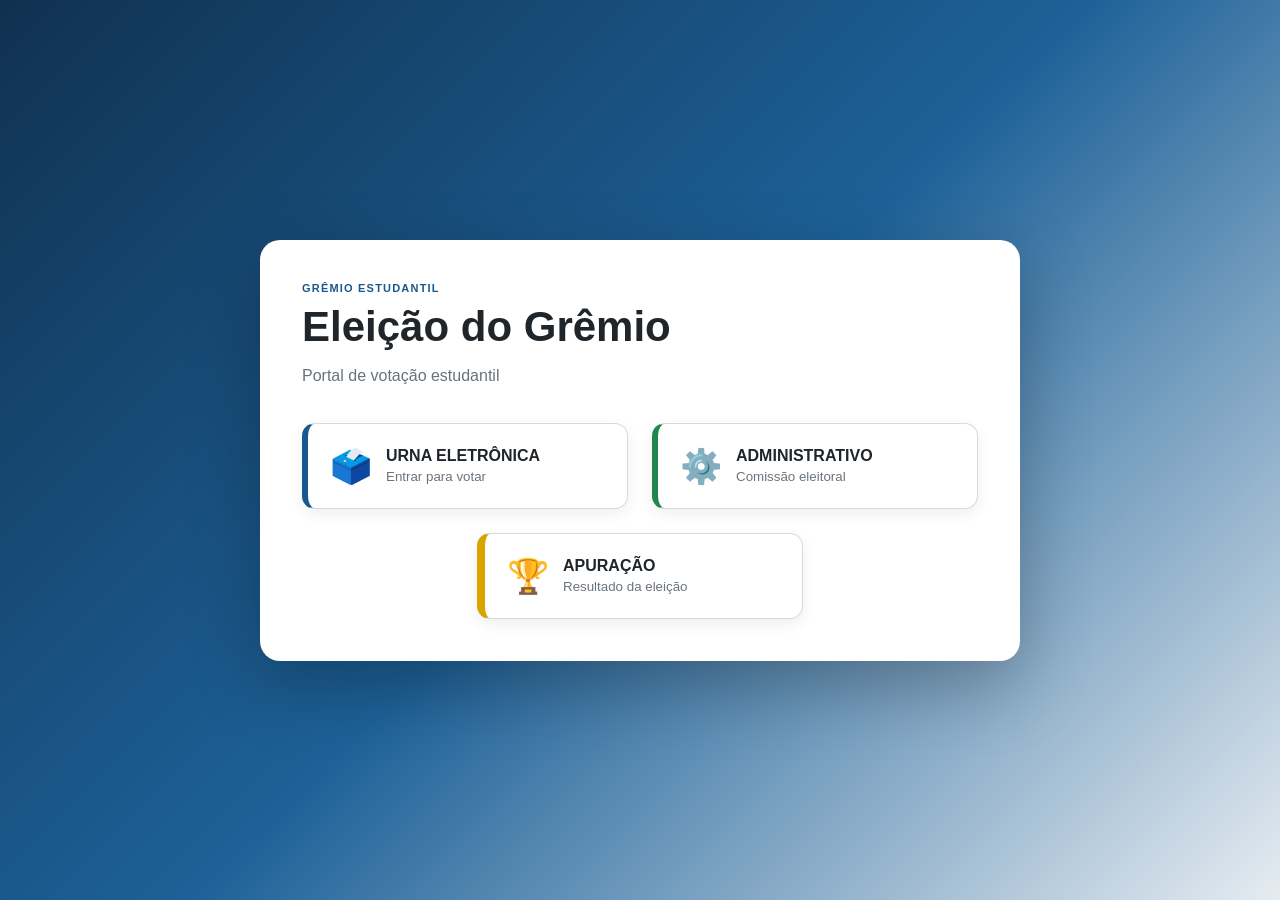
<file: index.html>
<!doctype html>
<html lang="pt-BR">
<head>
<meta charset="utf-8">
<meta name="viewport" content="width=device-width,initial-scale=1">

<title>Eleição do Grêmio Estudantil</title>

<link rel="stylesheet" href="css/style.css">

<style>
/* ================================
   ORGANIZAÇÃO DOS BOTÕES
================================ */

.home-actions {
  display: grid;
  grid-template-columns: 1fr 1fr;
  gap: 24px;
  margin-top: 38px;
}

/* APURAÇÃO ocupa a segunda linha e fica centralizada */
.home-actions .gold {
  grid-column: 1 / -1;
  width: calc(50% - 12px);
  justify-self: center;
}

/* ================================
   MESMO MODELO VISUAL DOS OUTROS
================================ */

.home-btn.gold {
  border-left: 8px solid #d9a400;
}

/* Mantém o mesmo comportamento visual */
.home-btn.gold:hover {
  transform: translateY(-2px);
}

/* ================================
   CELULAR / TABLET
================================ */

@media (max-width: 800px) {
  .home-actions {
    grid-template-columns: 1fr;
  }

  .home-actions .gold {
    grid-column: auto;
    width: 100%;
    justify-self: stretch;
  }
}
</style>

</head>

<body class="home">

<main class="home-card">

  <div class="eyebrow">GRÊMIO ESTUDANTIL</div>

  <h1>Eleição do Grêmio</h1>

  <p>Portal de votação estudantil</p>

  <div class="home-actions">

    <!-- URNA -->
    <a href="urna.html" class="home-btn blue">
      <span class="icon">🗳️</span>

      <span>
        <b>URNA ELETRÔNICA</b>
        <small>Entrar para votar</small>
      </span>
    </a>


    <!-- ADMINISTRATIVO -->
    <a href="admin.html" class="home-btn green">
      <span class="icon">⚙️</span>

      <span>
        <b>ADMINISTRATIVO</b>
        <small>Comissão eleitoral</small>
      </span>
    </a>


    <!-- APURAÇÃO -->
    <a href="apuracao.html" class="home-btn gold">
      <span class="icon">🏆</span>

      <span>
        <b>APURAÇÃO</b>
        <small>Resultado da eleição</small>
      </span>
    </a>

  </div>

</main>

</body>
</html>
</file>
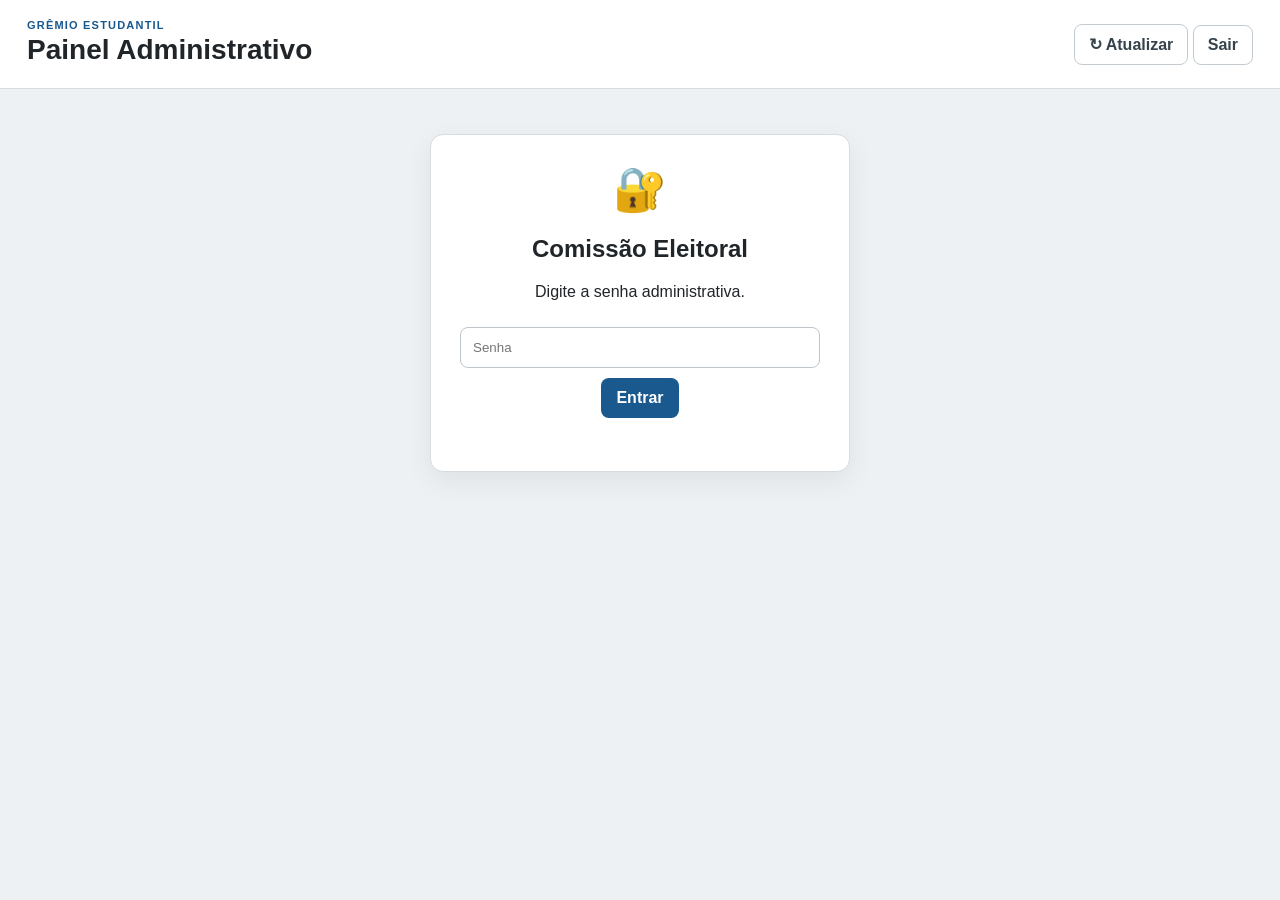
<file: admin.html>
<!doctype html>
<html lang="pt-BR">
<head>
<meta charset="utf-8">
<meta name="viewport" content="width=device-width,initial-scale=1">
<title>Administrativo - Grêmio</title>
<link rel="stylesheet" href="css/style.css">
<style>
  .cargo-tabs{display:flex;gap:8px;flex-wrap:wrap;margin:10px 0 16px}
  .cargo-tabs button{padding:8px 11px;border:1px solid #c7d0d7;background:#fff;border-radius:8px;font-size:11px;font-weight:900;cursor:pointer}
  .cargo-tabs button.active{background:#19598e;color:#fff;border-color:#19598e}
  .cargo-result-title{font-size:18px;font-weight:900;margin-bottom:8px;color:#1f2f3a}
  .result-meta{font-size:11px;color:#6b757d;margin-bottom:10px}
  .candidate-status{font-size:10px;font-weight:900;padding:4px 7px;border-radius:20px;display:inline-block}
  .candidate-status.active{background:#e9f6ed;color:#20854a}
  .candidate-status.inactive{background:#f4eee0;color:#7c6a3f}
  .filter-row{display:flex;align-items:center;gap:10px;margin:0 0 15px}
  .filter-row label{font-size:10px;font-weight:900;color:#6b757d;text-transform:uppercase}
  .filter-row select,.form-grid select{width:100%;padding:10px 11px;border:1px solid #c2c9cf;border-radius:7px;background:#fff}
  .filter-row select{max-width:360px}
  .candidate-actions{white-space:nowrap}
  .candidate-actions .small-btn{margin-right:5px}
  .empty{padding:18px;color:#6d777f;font-size:13px}
  .modal-card{max-height:92vh;overflow:auto}
  .danger-small{border-color:#d5a5a1;color:#a43b35}
  @media(max-width:700px){
    .filter-row{align-items:flex-start;flex-direction:column}
    .filter-row select{max-width:none}
  }
</style>
</head>
<body class="admin">
<header class="admin-head">
  <div>
    <div class="eyebrow">GRÊMIO ESTUDANTIL</div>
    <h1>Painel Administrativo</h1>
  </div>
  <div>
    <button id="refresh" class="secondary">↻ Atualizar</button>
    <button id="sair" class="secondary">Sair</button>
  </div>
</header>

<main class="admin-main">
  <section id="loginBox" class="login">
    <div class="login-icon">🔐</div>
    <h2>Comissão Eleitoral</h2>
    <p>Digite a senha administrativa.</p>
    <input id="senha" type="password" placeholder="Senha" autocomplete="current-password">
    <button id="entrar" class="primary">Entrar</button>
    <div id="loginMsg" class="msg"></div>
  </section>

  <section id="dash" class="hidden">
    <div class="dash-top">
      <div>
        <div class="eyebrow">ACOMPANHAMENTO</div>
        <h2 id="eleicaoTitle">Eleição do Grêmio</h2>
        <p id="eleicaoStatus"></p>
      </div>
      <div>
        <button id="abrir" class="primary">Abrir votação</button>
        <button id="fechar" class="danger">Encerrar votação</button>
      </div>
    </div>

    <div class="stats">
      <div><small>ELEITORES</small><b id="mEleitores">0</b></div>
      <div><small>JÁ VOTARAM</small><b id="mVotaram">0</b></div>
      <div><small>RESTANTES</small><b id="mRestantes">0</b></div>
      <div><small>PARTICIPAÇÃO</small><b id="mPart">0%</b></div>
    </div>

    <div class="two-cols">
      <section class="panel">
        <div class="panel-title">
          <div>
            <div class="eyebrow">APURAÇÃO</div>
            <h3>Resultado parcial por cargo</h3>
          </div>
          <span>ATUALIZAÇÃO AUTOMÁTICA</span>
        </div>

        <div id="cargoTabs" class="cargo-tabs"></div>
        <div id="cargoResultado"></div>
      </section>

      <section class="panel">
        <div class="eyebrow">URNAS</div>
        <h3>Computadores</h3>
        <div id="urnas"></div>
      </section>
    </div>

    <section class="panel">
      <div class="panel-title">
        <div>
          <div class="eyebrow">CANDIDATOS</div>
          <h3>Cadastro por cargo</h3>
        </div>
        <button id="novoCandidato" class="secondary">+ Novo candidato</button>
      </div>

      <div class="filter-row">
        <label for="filtroCargo">Visualizar cargo</label>
        <select id="filtroCargo"></select>
      </div>

      <div class="table-wrap">
        <table>
          <thead>
            <tr>
              <th>Nº</th>
              <th>Cargo</th>
              <th>Nome</th>
              <th>Slogan</th>
              <th>Ativa</th>
              <th></th>
            </tr>
          </thead>
          <tbody id="candidatoTable"></tbody>
        </table>
      </div>
    </section>

    <section class="panel">
      <div class="panel-title">
        <h3>Configuração</h3>
      </div>
      <div class="form-grid">
        <label>Nome da escola<input id="cfgEscola"></label>
        <label>Título da eleição<input id="cfgEleicao"></label>
      </div>
      <button id="salvarConfig" class="primary">Salvar configuração</button>
      <div id="configMsg" class="msg"></div>
    </section>
  </section>
</main>

<div id="modal" class="modal hidden">
  <div class="modal-card">
    <div class="panel-title">
      <h3 id="modalTitle">Novo candidato</h3>
      <button id="closeModal" class="x">×</button>
    </div>

    <div class="form-grid">
      <label class="full">Cargo
        <select id="cCargo"></select>
      </label>
      <label>Número
        <input id="cNum" inputmode="numeric" maxlength="3">
      </label>
      <label>Nome do candidato
        <input id="cNome">
      </label>
      <label class="full">Slogan
        <input id="cSlogan">
      </label>
      <label class="full">URL da foto
        <input id="cFoto" placeholder="https://...">
      </label>
      <label class="full check">
        <input id="cAtiva" type="checkbox" checked>
        Candidato ativo para votação
      </label>
    </div>

    <div id="cMsg" class="msg"></div>

    <div class="modal-actions">
      <button id="cancel" class="secondary">Cancelar</button>
      <button id="salvar" class="primary">Salvar candidato</button>
    </div>
  </div>
</div>

<script src="js/config.js"></script>
<script src="js/api.js"></script>
<script src="js/admin.js"></script>
</body>
</html>
</file>
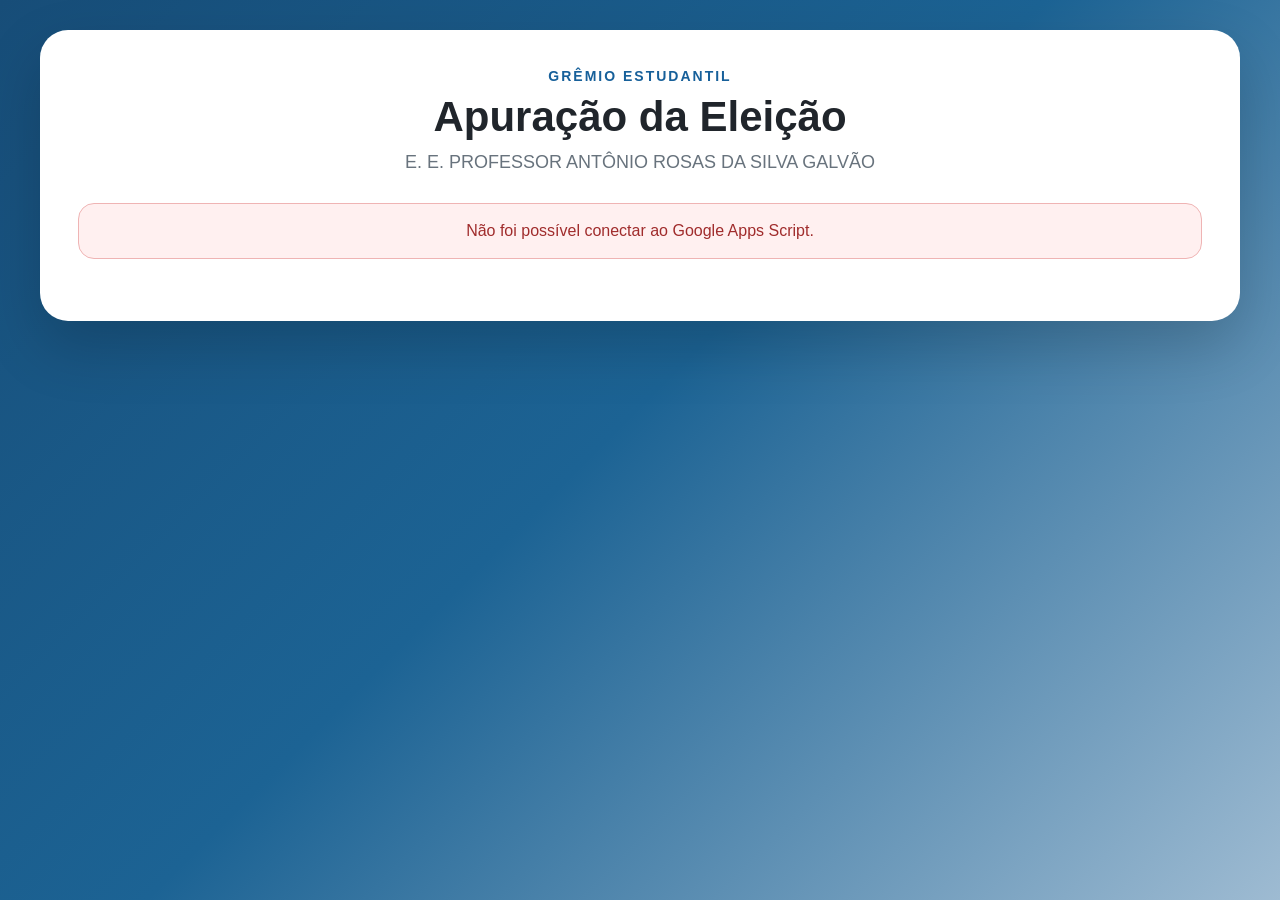
<file: apuracao.html>
<!doctype html>
<html lang="pt-BR">

<head>

  <meta charset="utf-8">

  <meta
    name="viewport"
    content="width=device-width,initial-scale=1"
  >

  <title>Apuração - Eleição do Grêmio</title>

  <link
    rel="stylesheet"
    href="css/style.css"
  >

  <style>

    /* =====================================================
       PÁGINA
    ===================================================== */

    body.apuracao-page {

      margin: 0;

      min-height: 100vh;

      background:
        linear-gradient(
          135deg,
          #174d78 0%,
          #1c6394 48%,
          #9ebbd2 100%
        );

      font-family:
        Arial,
        Helvetica,
        sans-serif;

      color: #20252b;

      padding: 30px 20px;

      box-sizing: border-box;

    }


    .apuracao-container {

      width:
        min(
          1200px,
          100%
        );

      margin: 0 auto;

      background: #ffffff;

      border-radius: 28px;

      padding: 38px;

      box-sizing: border-box;

      box-shadow:
        0 25px 60px
        rgba(
          0,
          0,
          0,
          .18
        );

    }


    /* =====================================================
       CABEÇALHO
    ===================================================== */

    .apuracao-header {

      text-align: center;

      margin-bottom: 30px;

    }


    .apuracao-header .eyebrow {

      font-size: 14px;

      font-weight: 800;

      letter-spacing: 2px;

      color: #17609a;

      margin-bottom: 10px;

    }


    .apuracao-header h1 {

      margin: 0;

      font-size: 42px;

      line-height: 1.1;

    }


    .apuracao-header p {

      margin: 12px 0 0;

      font-size: 18px;

      color: #68737d;

    }


    /* =====================================================
       STATUS
    ===================================================== */

    .status-box {

      text-align: center;

      background: #f4f7fa;

      border-radius: 20px;

      padding: 34px 25px;

      margin-bottom: 25px;

    }


    .status-box h2 {

      margin:
        0 0 10px;

      font-size: 27px;

    }


    .status-box p {

      margin: 0;

      color: #68737d;

      font-size: 17px;

      line-height: 1.5;

    }


    #aguardando {

      display: block;

    }


    #aberta {

      display: none;

    }


    .status-indicator {

      width: 16px;

      height: 16px;

      border-radius: 50%;

      background: #d9a400;

      display: inline-block;

      margin-right: 8px;

      vertical-align: middle;

    }


    /* =====================================================
       BOTÃO INICIAR
    ===================================================== */

    #iniciarArea {

      display: none;

      text-align: center;

      padding:
        10px 20px 35px;

    }


    .botao-iniciar {

      border: 0;

      border-radius: 15px;

      background: #17609a;

      color: #fff;

      font-size: 18px;

      font-weight: 800;

      padding:
        17px 30px;

      cursor: pointer;

      box-shadow:
        0 8px 20px
        rgba(
          23,
          96,
          154,
          .24
        );

    }


    .botao-iniciar:hover {

      filter: brightness(.96);

      transform:
        translateY(-1px);

    }


    .botao-iniciar:active {

      transform:
        translateY(0);

    }


    .iniciar-legenda {

      margin-top: 10px;

      color: #68737d;

      font-size: 14px;

    }


    /* =====================================================
       CONTAGEM
    ===================================================== */

    #countdown {

      display: none;

      text-align: center;

      padding:
        20px 20px 35px;

    }


    .countdown-number {

      font-size: 110px;

      font-weight: 900;

      line-height: 1;

      color: #d9a400;

    }


    .countdown-text {

      margin-top: 18px;

      font-size: 21px;

      font-weight: 800;

      letter-spacing: .5px;

    }


    .countdown-sub {

      margin-top: 8px;

      color: #707b84;

      font-size: 15px;

    }


    /* =====================================================
       ERRO
    ===================================================== */

    #erro {

      display: none;

      background: #fff0f0;

      color: #a02c2c;

      border:
        1px solid #efb4b4;

      border-radius: 16px;

      padding: 18px;

      text-align: center;

      margin-bottom: 24px;

    }


    /* =====================================================
       RESULTADO
    ===================================================== */

    #resultadoArea {

      display: none;

    }


    .resultado-titulo {

      text-align: center;

      margin:
        0 0 25px;

    }


    .resultado-titulo .eyebrow {

      font-size: 13px;

      font-weight: 800;

      letter-spacing: 1.8px;

      color: #17609a;

      margin-bottom: 7px;

    }


    .resultado-titulo h2 {

      margin: 0;

      font-size: 34px;

    }


    /* =====================================================
       RESULTADO GERAL
    ===================================================== */

    .resultado-geral {

      display: grid;

      grid-template-columns:
        repeat(
          4,
          1fr
        );

      gap: 16px;

      margin-bottom: 32px;

    }


    .metric {

      background: #f5f7f9;

      border-radius: 17px;

      padding:
        19px 14px;

      text-align: center;

    }


    .metric b {

      display: block;

      font-size: 31px;

      line-height: 1;

      margin-bottom: 7px;

    }


    .metric span {

      color: #697580;

      font-size: 13px;

      font-weight: 700;

    }


    /* =====================================================
       CARGOS
    ===================================================== */

    .cargos-tabs {

      display: flex;

      gap: 8px;

      flex-wrap: wrap;

      margin-bottom: 20px;

    }


    .cargo-tab {

      border:
        1px solid #ccd4dc;

      background: #ffffff;

      color: #44515c;

      border-radius: 10px;

      padding:
        11px 14px;

      font-size: 12px;

      font-weight: 800;

      cursor: pointer;

      transition:
        .15s ease;

    }


    .cargo-tab:hover {

      background: #f3f6f8;

    }


    .cargo-tab.active {

      background: #17609a;

      color: #ffffff;

      border-color: #17609a;

    }


    .cargo-painel {

      display: none;

      border:
        1px solid #d9e0e6;

      border-radius: 22px;

      overflow: hidden;

      background: #ffffff;

    }


    .cargo-painel.active {

      display: block;

    }


    .cargo-header {

      padding: 25px;

      background:
        linear-gradient(
          135deg,
          #eef5fa,
          #f9fbfd
        );

      border-bottom:
        1px solid #dfe5ea;

    }


    .cargo-header .eyebrow {

      color: #17609a;

      font-size: 12px;

      font-weight: 900;

      letter-spacing: 1.5px;

      margin-bottom: 5px;

    }


    .cargo-header h3 {

      margin: 0;

      font-size: 25px;

      color: #1f2e3a;

    }


    .cargo-header p {

      margin:
        8px 0 0;

      color: #68737d;

      font-size: 14px;

    }


    /* =====================================================
       VENCEDOR / MAIS VOTADO
    ===================================================== */

    .mais-votado {

      margin:
        20px 25px 0;

      border-radius: 18px;

      padding: 20px;

      background:
        linear-gradient(
          135deg,
          #fff7d6,
          #fffdf2
        );

      border:
        2px solid #e1bc36;

      text-align: center;

    }


    .mais-votado .label {

      font-size: 12px;

      font-weight: 900;

      color: #8a6700;

      letter-spacing: 1.5px;

    }


    .mais-votado h4 {

      margin:
        7px 0 5px;

      font-size: 29px;

      color: #2d2d26;

    }


    .mais-votado p {

      margin: 0;

      font-size: 16px;

      color: #6a5c30;

    }


    .empate {

      background:
        #f5f7f9;

      border:
        1px solid #d9e0e6;

    }


    .empate .label {

      color: #5c6973;

    }


    /* =====================================================
       CARDS DOS CANDIDATOS
    ===================================================== */

    .candidatos-grid {

      display: grid;

      grid-template-columns:
        repeat(
          auto-fit,
          minmax(
            280px,
            1fr
          )
        );

      gap: 18px;

      padding: 25px;

    }


    .candidato-card {

      border:
        1px solid #d7dee5;

      border-radius: 18px;

      overflow: hidden;

      background: #fff;

    }


    .candidato-card.inativo {

      opacity: .7;

    }


    .candidato-topo {

      display: flex;

      align-items: center;

      gap: 15px;

      padding: 18px;

    }


    .candidato-foto {

      width: 76px;

      height: 76px;

      border-radius: 15px;

      overflow: hidden;

      background: #edf1f5;

      flex-shrink: 0;

    }


    .candidato-foto img {

      width: 100%;

      height: 100%;

      object-fit: cover;

      display: block;

    }


    .sem-foto {

      width: 100%;

      height: 100%;

      display: flex;

      align-items: center;

      justify-content: center;

      font-size: 26px;

    }


    .candidato-numero {

      font-size: 29px;

      font-weight: 900;

      line-height: 1;

      color: #17609a;

    }


    .candidato-nome {

      margin-top: 6px;

      font-size: 18px;

      font-weight: 900;

      line-height: 1.2;

    }


    .candidato-slogan {

      padding:
        0 18px 16px;

      min-height: 42px;

      font-size: 14px;

      color: #697580;

      font-style: italic;

      line-height: 1.4;

    }


    .candidato-votos {

      border-top:
        1px solid #e4e8ec;

      padding:
        15px 18px;

      display: flex;

      justify-content: space-between;

      align-items: center;

    }


    .candidato-votos span {

      color: #697580;

      font-size: 12px;

      font-weight: 800;

    }


    .candidato-votos strong {

      font-size: 28px;

    }


    .candidato-percentual {

      margin-top: 8px;

      padding:
        0 18px 18px;

    }


    .barra {

      height: 8px;

      background: #e7edf2;

      border-radius: 10px;

      overflow: hidden;

    }


    .barra i {

      display: block;

      height: 100%;

      background: #17609a;

      border-radius: 10px;

      transition:
        width .4s ease;

    }


    .percentual {

      margin-top: 6px;

      text-align: right;

      font-size: 12px;

      color: #68737d;

      font-weight: 700;

    }


    /* =====================================================
       BRANCO / NULO
    ===================================================== */

    .cargo-extras {

      display: grid;

      grid-template-columns:
        1fr 1fr;

      gap: 14px;

      padding:
        0 25px 25px;

    }


    .extra-card {

      padding: 18px;

      border-radius: 16px;

      background: #f5f7f9;

      text-align: center;

    }


    .extra-card strong {

      font-size: 27px;

      display: block;

      margin-bottom: 5px;

    }


    .extra-card span {

      color: #6b7680;

      font-size: 13px;

      font-weight: 700;

    }


    /* =====================================================
       BOTÃO VOLTAR
    ===================================================== */

    .acoes {

      text-align: center;

      margin-top: 30px;

    }


    .botao-voltar {

      display: inline-block;

      padding:
        13px 22px;

      border-radius: 12px;

      background: #17609a;

      color: #ffffff;

      text-decoration: none;

      font-weight: 800;

    }


    .botao-voltar:hover {

      filter: brightness(.95);

    }


    /* =====================================================
       RESPONSIVO
    ===================================================== */

    @media(
      max-width: 900px
    ) {

      .resultado-geral {

        grid-template-columns:
          1fr 1fr;

      }

    }


    @media(
      max-width: 700px
    ) {

      body.apuracao-page {

        padding: 15px;

      }


      .apuracao-container {

        padding: 24px;

        border-radius: 22px;

      }


      .apuracao-header h1 {

        font-size: 33px;

      }


      .cargo-tab {

        width: 100%;

        text-align: left;

      }

    }


    @media(
      max-width: 520px
    ) {

      .apuracao-container {

        padding: 18px;

        border-radius: 18px;

      }


      .apuracao-header h1 {

        font-size: 28px;

      }


      .apuracao-header p {

        font-size: 15px;

      }


      .resultado-geral {

        grid-template-columns:
          1fr 1fr;

        gap: 10px;

      }


      .metric {

        padding:
          16px 8px;

      }


      .metric b {

        font-size: 25px;

      }


      .countdown-number {

        font-size: 78px;

      }


      .countdown-text {

        font-size: 17px;

      }


      .cargo-header h3 {

        font-size: 21px;

      }


      .candidatos-grid {

        grid-template-columns:
          1fr;

        padding: 18px;

      }


      .cargo-extras {

        grid-template-columns:
          1fr;

        padding:
          0 18px 18px;

      }

    }

  </style>

</head>


<body class="apuracao-page">


  <!-- =====================================================
       ÁUDIOS
  ====================================================== -->

  <audio
    id="somContagem"
    src="audio/apuracao_toque.wav"
    preload="auto"
  ></audio>


  <audio
    id="somFogos"
    src="audio/apuracao_fogos_usuario.mp3"
    preload="auto"
  ></audio>


  <main class="apuracao-container">


    <!-- ===================================================
         CABEÇALHO
    ==================================================== -->

    <header class="apuracao-header">

      <div class="eyebrow">
        GRÊMIO ESTUDANTIL
      </div>

      <h1>
        Apuração da Eleição
      </h1>

      <p id="escola">
        E. E. PROFESSOR ANTÔNIO ROSAS DA SILVA GALVÃO
      </p>

    </header>


    <!-- ===================================================
         VERIFICANDO
    ==================================================== -->

    <section
      id="aguardando"
      class="status-box"
    >

      <h2>
        Verificando situação da eleição...
      </h2>

      <p>
        Aguarde enquanto consultamos o sistema.
      </p>

    </section>


    <!-- ===================================================
         ELEIÇÃO ABERTA
    ==================================================== -->

    <section
      id="aberta"
      class="status-box"
    >

      <h2>

        <span class="status-indicator"></span>

        VOTAÇÃO AINDA ABERTA

      </h2>

      <p>
        A apuração pública será disponibilizada
        após o encerramento oficial da votação.
      </p>

    </section>


    <!-- ===================================================
         INICIAR APURAÇÃO
    ==================================================== -->

    <section id="iniciarArea">

      <button
        type="button"
        id="iniciarApuracao"
        class="botao-iniciar"
      >

        🔊 INICIAR APURAÇÃO

      </button>


      <div class="iniciar-legenda">

        Clique para iniciar a contagem regressiva
        e os efeitos sonoros.

      </div>

    </section>


    <!-- ===================================================
         CONTAGEM
    ==================================================== -->

    <section id="countdown">

      <div
        class="countdown-number"
        id="countdownNumber"
      >
        10
      </div>


      <div class="countdown-text">

        PREPARANDO O RESULTADO OFICIAL

      </div>


      <div class="countdown-sub">

        Aguarde a divulgação dos resultados.

      </div>

    </section>


    <!-- ===================================================
         ERRO
    ==================================================== -->

    <div id="erro"></div>


    <!-- ===================================================
         RESULTADO
    ==================================================== -->

    <section id="resultadoArea">


      <div class="resultado-titulo">

        <div class="eyebrow">
          ENCERRAMENTO DA ELEIÇÃO
        </div>

        <h2>
          Resultado Oficial
        </h2>

      </div>


      <!-- =================================================
           MÉTRICAS
      ================================================== -->

      <div class="resultado-geral">


        <div class="metric">

          <b id="totalVotos">
            0
          </b>

          <span>
            VOTOS REGISTRADOS
          </span>

        </div>


        <div class="metric">

          <b id="votosValidos">
            0
          </b>

          <span>
            VOTOS VÁLIDOS
          </span>

        </div>


        <div class="metric">

          <b id="eleitores">
            0
          </b>

          <span>
            ELEITORES
          </span>

        </div>


        <div class="metric">

          <b id="votaram">
            0
          </b>

          <span>
            VOTARAM
          </span>

        </div>

      </div>


      <!-- =================================================
           CARGOS
      ================================================== -->

      <div
        id="cargosTabs"
        class="cargos-tabs"
      ></div>


      <div
        id="cargosContainer"
      ></div>


      <!-- =================================================
           VOLTAR
      ================================================== -->

      <div class="acoes">

        <a
          href="index.html"
          class="botao-voltar"
        >

          VOLTAR AO INÍCIO

        </a>

      </div>


    </section>


  </main>


  <!-- =====================================================
       API
  ====================================================== -->

  <script src="js/config.js"></script>

  <script src="js/api.js"></script>


  <script>

  (() => {


    // ====================================================
    // ELEMENTOS
    // ====================================================

    const $ =
      id =>
        document.getElementById(id);


    let contagemIniciada =
      false;


    let resultadoExibido =
      false;


    let dadosResultado =
      null;


    let cargoAtual =
      0;


    const somContagem =
      $("somContagem");


    const somFogos =
      $("somFogos");


    // ====================================================
    // MOSTRAR / ESCONDER
    // ====================================================

    function mostrar(id) {

      const elemento =
        $(id);


      if (elemento) {

        elemento.style.display =
          "block";

      }

    }


    function esconder(id) {

      const elemento =
        $(id);


      if (elemento) {

        elemento.style.display =
          "none";

      }

    }


    // ====================================================
    // ERRO
    // ====================================================

    function mostrarErro(
      mensagem
    ) {

      esconder(
        "aguardando"
      );

      esconder(
        "aberta"
      );

      esconder(
        "iniciarArea"
      );

      esconder(
        "countdown"
      );


      const box =
        $("erro");


      box.textContent =
        mensagem ||
        "Não foi possível carregar a apuração.";


      box.style.display =
        "block";

    }


    // ====================================================
    // ESCAPAR HTML
    // ====================================================

    function escapeHtml(
      valor
    ) {

      return String(
        valor ?? ""
      )
        .replace(
          /[&<>"']/g,
          char => ({

            "&":
              "&amp;",

            "<":
              "&lt;",

            ">":
              "&gt;",

            '"':
              "&quot;",

            "'":
              "&#039;"

          }[char])
        );

    }


    // ====================================================
    // ESCAPAR ATRIBUTO
    // ====================================================

    function escapeAttr(
      valor
    ) {

      return escapeHtml(
        valor
      );

    }


    // ====================================================
    // NORMALIZAR
    // ====================================================

    function normalize(
      valor
    ) {

      return String(
        valor ?? ""
      )
        .trim()
        .toLowerCase()
        .normalize("NFD")
        .replace(
          /[\u0300-\u036f]/g,
          ""
        );

    }


    // ====================================================
    // TOQUE DA CONTAGEM
    // ====================================================

    function tocarToque() {

      try {

        somContagem.currentTime =
          0;


        const reproducao =
          somContagem.play();


        if (
          reproducao
        ) {

          reproducao.catch(
            () => {}
          );

        }

      }

      catch (
        error
      ) {

        console.log(
          "Erro no toque:",
          error
        );

      }

    }


    // ====================================================
    // FOGOS
    // ====================================================

    function tocarFogos() {

      try {

        somFogos.currentTime =
          0;


        const reproducao =
          somFogos.play();


        if (
          reproducao
        ) {

          reproducao.catch(
            () => {}
          );

        }

      }

      catch (
        error
      ) {

        console.log(
          "Erro nos fogos:",
          error
        );

      }

    }


    // ====================================================
    // STATUS
    // ====================================================

    async function verificarStatus() {

      if (
        resultadoExibido ||
        contagemIniciada
      ) {

        return;

      }


      try {

        const dados =
          await GremioAPI.call({

            action:
              "statusPublic"

          });


        esconder(
          "aguardando"
        );


        if (
          dados.election &&
          dados.election.aberta
        ) {

          esconder(
            "iniciarArea"
          );

          esconder(
            "countdown"
          );

          esconder(
            "resultadoArea"
          );


          mostrar(
            "aberta"
          );


          return;

        }


        esconder(
          "aberta"
        );


        mostrar(
          "iniciarArea"
        );

      }

      catch (
        error
      ) {

        mostrarErro(
          error.message
        );

      }

    }


    // ====================================================
    // INICIAR CONTAGEM
    // ====================================================

    function iniciarContagem() {

      if (
        contagemIniciada ||
        resultadoExibido
      ) {

        return;

      }


      contagemIniciada =
        true;


      esconder(
        "aguardando"
      );


      esconder(
        "aberta"
      );


      esconder(
        "iniciarArea"
      );


      mostrar(
        "countdown"
      );


      let numero =
        10;


      $("countdownNumber")
        .textContent =
          numero;


      tocarToque();


      const intervalo =
        setInterval(
          async () => {

            numero--;


            $("countdownNumber")
              .textContent =
                numero;


            tocarToque();


            if (
              numero <= 0
            ) {

              clearInterval(
                intervalo
              );


              /*
               * O resultado só aparece depois
               * do fim da contagem.
               */

              setTimeout(
                async () => {

                  await carregarResultado();

                },
                500
              );

            }

          },
          1000
        );

    }


    // ====================================================
    // CARREGAR RESULTADO
    // ====================================================

    async function carregarResultado() {

      try {

        const dados =
          await GremioAPI.call({

            action:
              "apuracaoPublica"

          });


        if (
          !dados ||
          dados.ok !== true
        ) {

          throw new Error(

            dados &&
            dados.message

              ? dados.message

              : "Não foi possível carregar a apuração."

          );

        }


        dadosResultado =
          dados;


        /*
         * Os fogos começam somente quando
         * os dados foram recebidos.
         */

        tocarFogos();


        preencherResultado(
          dados
        );

      }

      catch (
        error
      ) {

        contagemIniciada =
          false;


        mostrarErro(
          error.message
        );

      }

    }


    // ====================================================
    // PREENCHER RESULTADO
    // ====================================================

    function preencherResultado(
      dados
    ) {

      resultadoExibido =
        true;


      esconder(
        "countdown"
      );


      esconder(
        "iniciarArea"
      );


      esconder(
        "aberta"
      );


      mostrar(
        "resultadoArea"
      );


      const config =
        dados.config ||
        {};


      const metrics =
        dados.metrics ||
        {};


      const apuracao =
        dados.apuracao ||
        {};


      if (
        config.escola
      ) {

        $("escola")
          .textContent =
            config.escola;

      }


      $("totalVotos")
        .textContent =
          Number(
            apuracao.total ||
            0
          ).toLocaleString(
            "pt-BR"
          );


      $("votosValidos")
        .textContent =
          Number(
            apuracao.validos ||
            0
          ).toLocaleString(
            "pt-BR"
          );


      $("eleitores")
        .textContent =
          Number(
            metrics.eleitores ||
            0
          ).toLocaleString(
            "pt-BR"
          );


      $("votaram")
        .textContent =
          Number(
            metrics.votaram ||
            0
          ).toLocaleString(
            "pt-BR"
          );


      const cargos =
        Array.isArray(
          apuracao.cargos
        )
          ? apuracao.cargos
          : [];


      montarAbas(
        cargos
      );


      montarCargos(
        cargos
      );


      abrirCargo(
        0
      );

    }


    // ====================================================
    // ABAS DOS CARGOS
    // ====================================================

    function montarAbas(
      cargos
    ) {

      const tabs =
        $("cargosTabs");


      tabs.innerHTML =
        "";


      cargos.forEach(
        (cargo, index) => {

          const button =
            document.createElement(
              "button"
            );


          button.type =
            "button";


          button.className =
            "cargo-tab";


          button.dataset.index =
            index;


          button.textContent =
            String(
              cargo.cargo
            ).toUpperCase();


          button.addEventListener(
            "click",
            () => {

              abrirCargo(
                index
              );

            }
          );


          tabs.appendChild(
            button
          );

        }
      );

    }


    // ====================================================
    // MONTAR TODOS OS CARGOS
    // ====================================================

    function montarCargos(
      cargos
    ) {

      const container =
        $("cargosContainer");


      container.innerHTML =
        "";


      cargos.forEach(
        (cargo, index) => {

          const painel =
            document.createElement(
              "section"
            );


          painel.className =
            "cargo-painel";


          painel.id =
            "cargo-" +
            index;


          const total =
            Number(
              cargo.total ||
              0
            );


          const validos =
            Number(
              cargo.validos ||
              0
            );


          const brancos =
            Number(
              cargo.brancos ||
              0
            );


          const nulos =
            Number(
              cargo.nulos ||
              0
            );


          // ------------------------------------------------
          // MAIS VOTADOS
          // ------------------------------------------------

          const vencedoras =
            Array.isArray(
              cargo.vencedoras
            )
              ? cargo.vencedoras
              : [];


          let destaqueHTML =
            "";


          if (
            vencedoras.length ===
            1
          ) {

            const vencedor =
              vencedoras[0];


            destaqueHTML = `

              <div class="mais-votado">

                <div class="label">
                  MAIS VOTADO
                </div>

                <h4>
                  ${escapeHtml(
                    vencedor.nome
                  )}
                </h4>

                <p>
                  Número
                  <strong>
                    ${escapeHtml(
                      vencedor.numero
                    )}
                  </strong>
                  —
                  ${Number(
                    vencedor.votos ||
                    0
                  )} voto(s)
                </p>

              </div>

            `;

          }


          else if (
            vencedoras.length >
            1
          ) {

            const lista =
              vencedoras
                .map(
                  vencedor =>

                    `
                      <strong>
                        ${escapeHtml(
                          vencedor.nome
                        )}
                      </strong>
                      —
                      ${Number(
                        vencedor.votos ||
                        0
                      )}
                      voto(s)
                    `
                )
                .join(
                  "<br>"
                );


            destaqueHTML = `

              <div
                class="
                  mais-votado
                  empate
                "
              >

                <div class="label">
                  EMPATE
                </div>

                <h4>
                  Mais de um candidato
                </h4>

                <p>
                  ${lista}
                </p>

              </div>

            `;

          }


          // ------------------------------------------------
          // CANDIDATOS
          // ------------------------------------------------

          const resultados =
            Array.isArray(
              cargo.resultados
            )
              ? cargo.resultados
                  .filter(
                    item =>
                      !item.especial
                  )
              : [];


          let candidatosHTML =
            "";


          if (
            resultados.length
          ) {

            candidatosHTML =
              resultados
                .map(
                  candidato => {

                    const votos =
                      Number(
                        candidato.votos ||
                        0
                      );


                    const percentual =
                      total > 0

                        ? (
                            votos /
                            total
                          ) * 100

                        : 0;


                    let fotoHTML;


                    if (
                      candidato.fotoUrl
                    ) {

                      fotoHTML = `

                        <img
                          src="${escapeAttr(
                            candidato.fotoUrl
                          )}"
                          alt="Foto do candidato"
                          onerror="
                            this.style.display='none';
                            this.parentElement.innerHTML='<div class=&quot;sem-foto&quot;>🗳️</div>';
                          "
                        >

                      `;

                    }

                    else {

                      fotoHTML = `

                        <div class="sem-foto">
                          🗳️
                        </div>

                      `;

                    }


                    return `

                      <div
                        class="
                          candidato-card
                          ${
                            candidato.ativa === false
                              ? "inativo"
                              : ""
                          }
                        "
                      >

                        <div class="candidato-topo">

                          <div class="candidato-foto">

                            ${fotoHTML}

                          </div>


                          <div>

                            <div class="candidato-numero">

                              ${escapeHtml(
                                candidato.numero
                              )}

                            </div>


                            <div class="candidato-nome">

                              ${escapeHtml(
                                candidato.nome
                              )}

                            </div>

                          </div>

                        </div>


                        <div class="candidato-slogan">

                          ${
                            candidato.slogan
                              ? escapeHtml(
                                  candidato.slogan
                                )
                              : "Sem slogan informado."
                          }

                        </div>


                        <div class="candidato-votos">

                          <span>
                            VOTOS
                          </span>

                          <strong>
                            ${votos.toLocaleString(
                              "pt-BR"
                            )}
                          </strong>

                        </div>


                        <div class="candidato-percentual">

                          <div class="barra">

                            <i
                              style="
                                width:
                                ${percentual.toFixed(
                                  1
                                )}%
                              "
                            ></i>

                          </div>


                          <div class="percentual">

                            ${percentual.toFixed(
                              1
                            )}%

                          </div>

                        </div>

                      </div>

                    `;

                  }
                )
                .join("");

          }

          else {

            candidatosHTML = `

              <div class="empty">

                Nenhum candidato cadastrado
                para este cargo.

              </div>

            `;

          }


          // ------------------------------------------------
          // PAINEL
          // ------------------------------------------------

          painel.innerHTML = `

            <div class="cargo-header">

              <div class="eyebrow">
                RESULTADO POR CARGO
              </div>

              <h3>
                ${escapeHtml(
                  String(
                    cargo.cargo
                  ).toUpperCase()
                )}
              </h3>

              <p>

                ${total.toLocaleString(
                  "pt-BR"
                )}
                voto(s) registrado(s)

                •
                ${validos.toLocaleString(
                  "pt-BR"
                )}
                válido(s)

              </p>

            </div>


            ${destaqueHTML}


            <div class="candidatos-grid">

              ${candidatosHTML}

            </div>


            <div class="cargo-extras">

              <div class="extra-card">

                <strong>
                  ${brancos.toLocaleString(
                    "pt-BR"
                  )}
                </strong>

                <span>
                  VOTOS EM BRANCO
                </span>

              </div>


              <div class="extra-card">

                <strong>
                  ${nulos.toLocaleString(
                    "pt-BR"
                  )}
                </strong>

                <span>
                  VOTOS NULOS
                </span>

              </div>

            </div>

          `;


          container.appendChild(
            painel
          );

        }
      );

    }


    // ====================================================
    // ABRIR CARGO
    // ====================================================

    function abrirCargo(
      index
    ) {

      cargoAtual =
        index;


      document
        .querySelectorAll(
          ".cargo-tab"
        )
        .forEach(
          button => {

            button.classList.toggle(
              "active",
              Number(
                button.dataset.index
              ) ===
              index
            );

          }
        );


      document
        .querySelectorAll(
          ".cargo-painel"
        )
        .forEach(
          painel => {

            painel.classList.toggle(
              "active",
              painel.id ===
                "cargo-" +
                index
            );

          }
        );

    }


    // ====================================================
    // EVENTO
    // ====================================================

    $("iniciarApuracao")
      .addEventListener(
        "click",
        iniciarContagem
      );


    // ====================================================
    // INÍCIO
    // ====================================================

    verificarStatus();


    // Mantém o status atualizado enquanto
    // ainda não começou a apuração.

    setInterval(
      () => {

        if (
          !resultadoExibido &&
          !contagemIniciada
        ) {

          verificarStatus();

        }

      },
      5000
    );


  })();

  </script>

</body>

</html>
</file>
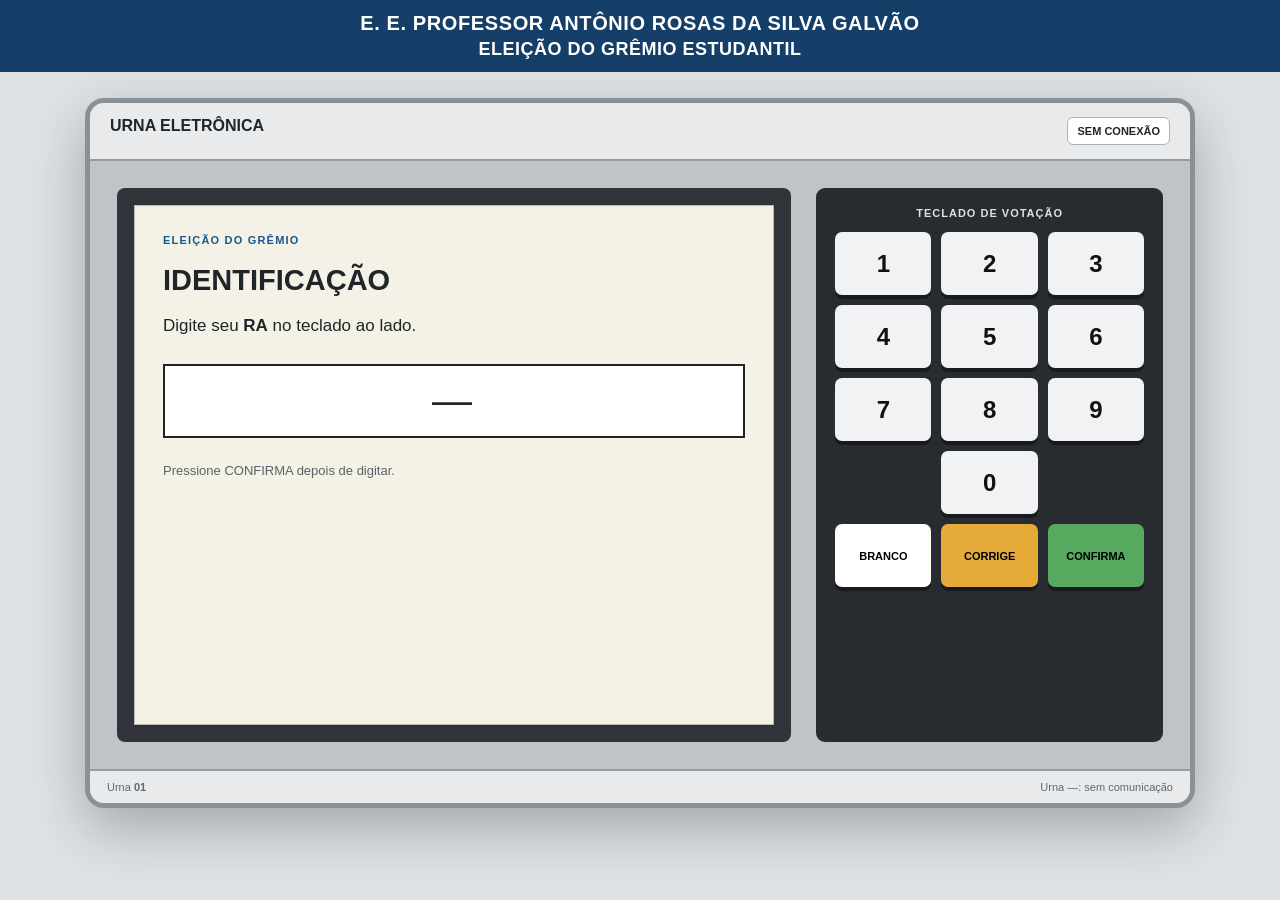
<file: urna.html>
<!doctype html>
<html lang="pt-BR">

<head>

  <meta charset="utf-8">

  <meta
    name="viewport"
    content="width=device-width,initial-scale=1"
  >

  <title>Urna Eletrônica - Grêmio</title>

  <link
    rel="stylesheet"
    href="css/style.css"
  >

  <style>

    /* ==========================================================
       AJUSTES DO CABEÇALHO
    ========================================================== */

    body.urn > header {
      height: auto;
      min-height: 72px;
      flex-direction: column;
      gap: 4px;
      padding: 10px 15px;
      line-height: 1.2;
    }

    body.urn > header .school-name {
      font-size: 20px;
      font-weight: 800;
      letter-spacing: .6px;
      text-align: center;
    }

    body.urn > header .election-name {
      font-size: 18px;
      font-weight: 700;
      letter-spacing: .5px;
      text-align: center;
    }


    /* ==========================================================
       TELA DE CARGOS
    ========================================================== */

    .cargo-progress {
      margin-top: 4px;
      color: #17609a;
      font-weight: 800;
      font-size: 14px;
      letter-spacing: .5px;
    }

    #cargoNome {
      font-size: 30px;
      text-transform: uppercase;
      margin: 8px 0;
      line-height: 1.1;
    }

    .cargo-instruction {
      font-size: 18px;
      margin-top: 6px;
    }

    #candidatoNumero {
      margin: 16px 0 12px;
    }

    #candidatoNome {
      display: block;
      font-size: 30px !important;
      line-height: 1.1;
      margin-top: 6px;
    }

    #candidatoSlogan {
      display: block;
      margin-top: 9px;
      font-size: 17px;
      font-style: italic;
      color: #59636d;
    }

    #candidatoPresidente,
    #candidatoVice {
      display: none !important;
    }


    /* ==========================================================
       RESPONSIVO
    ========================================================== */

    @media (max-width: 900px) {

      body.urn > header {
        min-height: 68px;
        padding: 8px 12px;
        gap: 3px;
      }

      body.urn > header .school-name {
        font-size: 13px;
      }

      body.urn > header .election-name {
        font-size: 17px;
      }

      #cargoNome {
        font-size: 24px;
      }

      .cargo-instruction {
        font-size: 14px;
      }

      #candidatoNome {
        font-size: 22px !important;
      }

      #candidatoSlogan {
        font-size: 13px;
      }

    }


    @media (max-width: 700px) {

      #cargoNome {
        font-size: 21px;
      }

      .cargo-progress {
        font-size: 12px;
      }

      #candidatoNome {
        font-size: 18px !important;
      }

      #candidatoSlogan {
        font-size: 12px;
      }

    }

  </style>

</head>


<body class="urn">


  <!-- ==========================================================
       CABEÇALHO
  ========================================================== -->

  <header>

    <div class="school-name">
      E. E. PROFESSOR ANTÔNIO ROSAS DA SILVA GALVÃO
    </div>

    <div class="election-name">
      ELEIÇÃO DO GRÊMIO ESTUDANTIL
    </div>

  </header>


  <!-- ==========================================================
       URNA
  ========================================================== -->

  <main class="machine">


    <!-- ========================================================
         TOPO
    ========================================================= -->

    <div class="machine-top">

      <div>

        <b id="urnLabel">
          URNA ELETRÔNICA
        </b>

      </div>

      <strong id="status">
        AGUARDANDO
      </strong>

    </div>


    <!-- ========================================================
         CORPO
    ========================================================= -->

    <div class="machine-body">


      <!-- ======================================================
           TELA
      ======================================================= -->

      <div class="screen-wrap">

        <div class="screen">


          <!-- ==================================================
               TELA RA
          =================================================== -->

          <section
            id="stepRA"
            class="step active"
          >

            <div class="eyebrow">
              ELEIÇÃO DO GRÊMIO
            </div>

            <h2>
              IDENTIFICAÇÃO
            </h2>

            <p>
              Digite seu <b>RA</b> no teclado ao lado.
            </p>

            <div
              id="raView"
              class="display"
            >
              —
            </div>

            <div
              id="raMsg"
              class="msg"
            >
              Pressione CONFIRMA depois de digitar.
            </div>

          </section>


          <!-- ==================================================
               TELA DE CONFIRMAÇÃO DO ALUNO
          =================================================== -->

          <section
            id="stepAluno"
            class="step"
          >

            <div class="eyebrow">
              CONFIRMAÇÃO DO ELEITOR
            </div>

            <h2>
              CONFIRA SEUS DADOS
            </h2>

            <div class="student-box">

              <small>
                NOME
              </small>

              <b id="nomeAluno">
                —
              </b>

              <small>
                DATA DE NASCIMENTO
              </small>

              <b id="dataAluno">
                —
              </b>

            </div>

            <p>
              Os dados estão corretos?
            </p>

            <div class="hint">
              CORRIGE = voltar
              &nbsp; | &nbsp;
              CONFIRMA = continuar
            </div>

          </section>


          <!-- ==================================================
               TELA DE CARGO
          =================================================== -->

          <section
            id="stepCargo"
            class="step"
          >

            <div class="eyebrow">
              ELEIÇÃO POR CARGO
            </div>


            <div
              id="cargoProgress"
              class="cargo-progress"
            >
              CARGO 1 DE 8
            </div>


            <h2 id="cargoNome">
              COORDENADOR-GERAL
            </h2>


            <p class="cargo-instruction">
              Digite o número do candidato.
            </p>


            <div
              id="candidatoNumero"
              class="display"
            >
              —
            </div>


            <!-- ================================================
                 CARD DO CANDIDATO
            ================================================= -->

            <div
              id="candidatoCard"
              class="candidate"
            >

              <!-- FOTO -->

              <div
                id="candidatoPhotoBox"
                class="photo"
              >

                <img
                  id="candidatoFoto"
                  alt="Foto do candidato"
                >

              </div>


              <!-- DADOS -->

              <div>

                <small>
                  CANDIDATO
                </small>

                <b id="candidatoNome">
                  —
                </b>


                <div
                  id="candidatoPresidente"
                ></div>


                <div
                  id="candidatoVice"
                ></div>


                <em id="candidatoSlogan">
                </em>

              </div>

            </div>


            <div
              id="cargoMsg"
              class="msg"
            >
              Digite o número do candidato.
            </div>

          </section>


          <!-- ==================================================
               TELA FINAL
          =================================================== -->

          <section
            id="stepFim"
            class="step"
          >

            <div class="fim">
              ✓
            </div>

            <h2 class="fim-title">
              FIM
            </h2>

            <p class="center">
              SEU VOTO FOI REGISTRADO.
            </p>

            <button
              id="restart"
              class="restart"
              type="button"
            >
              VOLTAR AO INÍCIO
            </button>

          </section>


          <!-- ==================================================
               TELA VOTAÇÃO ENCERRADA
          =================================================== -->

          <section
            id="stepClosed"
            class="step"
          >

            <div class="fim red">
              !
            </div>

            <h2 class="fim-title">
              VOTAÇÃO ENCERRADA
            </h2>

            <p class="center">
              A comissão eleitoral encerrou a votação.
            </p>

          </section>


        </div>

      </div>


      <!-- ======================================================
           TECLADO
      ======================================================= -->

      <aside class="keypad-area">

        <div class="keypad-title">
          TECLADO DE VOTAÇÃO
        </div>


        <div class="keypad">


          <!-- ==================================================
               NÚMEROS
          =================================================== -->

          <button
            class="key num"
            data-n="1"
            type="button"
          >
            1
          </button>


          <button
            class="key num"
            data-n="2"
            type="button"
          >
            2
          </button>


          <button
            class="key num"
            data-n="3"
            type="button"
          >
            3
          </button>


          <button
            class="key num"
            data-n="4"
            type="button"
          >
            4
          </button>


          <button
            class="key num"
            data-n="5"
            type="button"
          >
            5
          </button>


          <button
            class="key num"
            data-n="6"
            type="button"
          >
            6
          </button>


          <button
            class="key num"
            data-n="7"
            type="button"
          >
            7
          </button>


          <button
            class="key num"
            data-n="8"
            type="button"
          >
            8
          </button>


          <button
            class="key num"
            data-n="9"
            type="button"
          >
            9
          </button>


          <button
            class="key num zero"
            data-n="0"
            type="button"
          >
            0
          </button>


          <!-- ==================================================
               BRANCO
          =================================================== -->

          <button
            class="key white"
            id="branco"
            type="button"
          >
            BRANCO
          </button>


          <!-- ==================================================
               CORRIGE
          =================================================== -->

          <button
            class="key correct"
            id="corrige"
            type="button"
          >
            CORRIGE
          </button>


          <!-- ==================================================
               CONFIRMA
          =================================================== -->

          <button
            class="key confirm"
            id="confirma"
            type="button"
          >
            CONFIRMA
          </button>


        </div>

      </aside>

    </div>


    <!-- ========================================================
         RODAPÉ
    ========================================================= -->

    <footer>

      <span>

        Urna

        <b id="urnFooter">
          01
        </b>

      </span>


      <span id="sync">
        Conexão: aguardando
      </span>

    </footer>


  </main>


  <!-- ==========================================================
       JAVASCRIPT
  ========================================================== -->

  <script src="js/config.js?v=2"></script>

  <script src="js/api.js?v=2"></script>

  <script src="js/urna.js?v=15"></script>


</body>

</html>
</file>
<file: css/style.css>
*{box-sizing:border-box}body{margin:0;font-family:Arial,Helvetica,sans-serif;color:#20252a}button{font:inherit;cursor:pointer}a{color:inherit;text-decoration:none}.eyebrow{font-size:11px;font-weight:900;letter-spacing:1.2px;color:#19588e}
.home{min-height:100vh;display:grid;place-items:center;padding:24px;background:linear-gradient(135deg,#103150,#1d6198,#e6ecf1)}.home-card{width:min(760px,100%);background:#fff;border-radius:20px;padding:42px;box-shadow:0 25px 70px #0004}.home-card h1{font-size:42px;margin:9px 0 5px}.home-card p{color:#68737c}.home-actions{display:grid;grid-template-columns:1fr 1fr;gap:16px;margin-top:28px}.home-btn{display:flex;align-items:center;gap:14px;padding:22px;border:1px solid #d3dae0;border-radius:13px;background:#fff;box-shadow:0 5px 15px #0001}.home-btn.blue{border-left:6px solid #19588e}.home-btn.green{border-left:6px solid #21864d}.home-btn b,.home-btn small{display:block}.home-btn small{color:#6b747c;margin-top:4px}.icon{font-size:34px}
.urn{background:#dfe2e5;min-height:100vh}.urn>header{height:46px;background:#153e68;color:#fff;display:flex;align-items:center;justify-content:center;font-size:13px;font-weight:900;letter-spacing:1px}.machine{width:min(1110px,96%);margin:26px auto;background:#bfc4c8;border:5px solid #899198;border-radius:19px;overflow:hidden;box-shadow:0 20px 55px #0004}.machine-top{display:flex;justify-content:space-between;padding:14px 20px;background:#e8eaec;border-bottom:2px solid #949ca2}.machine-top b,.machine-top small{display:block}.machine-top small{font-size:10px;color:#687178}.machine-top>strong{font-size:11px;background:#fff;border:1px solid #abb2b8;border-radius:6px;padding:7px 9px}.machine-body{display:grid;grid-template-columns:1.4fr .72fr;gap:25px;padding:27px}.screen-wrap{background:#30343a;border-radius:8px;padding:17px}.screen{height:520px;background:#f4f1e6;padding:28px;border:1px solid #bbb9b0;overflow:hidden}.step{display:none;height:100%}.step.active{display:block}.screen h2{font-size:29px;margin:18px 0 8px}.screen p{font-size:17px;line-height:1.45}.display{height:74px;border:2px solid #222;background:#fff;display:flex;justify-content:center;align-items:center;font-size:40px;letter-spacing:4px;margin:25px 0}.msg{font-size:13px;color:#5a6369;min-height:24px}.student-box{background:#fff;border:1px solid #bbbdb8;border-radius:7px;padding:16px;margin:18px 0}.student-box small,.student-box b{display:block}.student-box small{font-size:10px;color:#71777c;font-weight:900;margin-top:5px}.student-box b{font-size:21px;margin:4px 0 10px}.hint{padding:10px;background:#e7e5da;font-size:12px;color:#666960}.candidate{display:none;grid-template-columns:115px 1fr;gap:15px;background:#fff;border:1px solid #bbbdb8;border-radius:7px;padding:12px}.candidate.visible{display:grid}.photo{height:115px;background:#e7e8e4;display:grid;place-items:center;overflow:hidden;color:#818680;font-size:11px;font-weight:800}.photo:after{content:"FOTO"}.photo.has-image:after{display:none}.photo img{display:none;width:100%;height:100%;object-fit:cover}.photo.has-image img{display:block}.candidate small,.candidate b,.candidate span,.candidate em{display:block}.candidate small{font-size:10px;color:#747a7d;font-weight:900}.candidate b{font-size:21px;margin:3px 0 7px}.candidate span{font-size:13px;line-height:1.45}.candidate em{font-size:12px;color:#697072;margin-top:6px}.fim{width:82px;height:82px;border:5px solid #238a4b;color:#238a4b;border-radius:50%;display:grid;place-items:center;font-size:54px;font-weight:900;margin:75px auto 18px}.fim.red{border-color:#b83d37;color:#b83d37}.fim-title{text-align:center!important;font-size:45px!important}.center{text-align:center}.restart{display:block;margin:26px auto;background:#19598e;color:#fff;border:0;padding:12px 18px;border-radius:7px;font-weight:900}.keypad-area{background:#282c30;padding:19px;border-radius:9px}.keypad-title{text-align:center;color:#dce1e4;font-size:11px;font-weight:900;letter-spacing:1px;margin-bottom:13px}.keypad{display:grid;grid-template-columns:repeat(3,1fr);gap:10px}.key{min-height:63px;border:0;border-radius:7px;box-shadow:0 4px 0 #0006;font-weight:900}.num{background:#f0f2f3;color:#111;font-size:24px}.zero{grid-column:2}.white{grid-column:1;background:#fff;font-size:11px}.correct{grid-column:2;background:#e6aa39;font-size:11px}.confirm{grid-column:3;background:#56a95e;font-size:11px}.machine footer{display:flex;justify-content:space-between;background:#e8eaec;border-top:2px solid #969da3;padding:10px 17px;color:#60696f;font-size:11px}
.admin{min-height:100vh;background:#eef1f4}.admin-head{display:flex;justify-content:space-between;align-items:center;background:#fff;border-bottom:1px solid #d6dce0;padding:19px 27px}.admin-head h1{margin:3px 0;font-size:28px}.admin-main{width:min(1220px,94%);margin:24px auto}.login{width:min(420px,100%);margin:45px auto;background:#fff;padding:29px;border:1px solid #d6dce0;border-radius:13px;text-align:center;box-shadow:0 9px 28px #0001}.login-icon{font-size:43px}.login input{width:100%;padding:12px;margin:10px 0;border:1px solid #bec6cc;border-radius:8px}.primary,.secondary,.danger{padding:10px 14px;border-radius:8px;border:1px solid transparent;font-weight:900}.primary{background:#19598e;color:#fff}.secondary{background:#fff;color:#35434c;border-color:#c3cbd1}.danger{background:#b94039;color:#fff}.dash-top{display:flex;justify-content:space-between;align-items:center;margin-bottom:16px}.dash-top h2{margin:3px 0}.dash-top p{color:#6d777f}.dash-top button+button{margin-left:8px}.stats{display:grid;grid-template-columns:repeat(4,1fr);gap:12px;margin-bottom:16px}.stats>div{background:#fff;border:1px solid #d6dce0;border-radius:11px;padding:15px}.stats small{display:block;color:#6f7880;font-size:10px;font-weight:900}.stats b{display:block;font-size:28px;margin-top:7px}.two-cols{display:grid;grid-template-columns:1.45fr .85fr;gap:16px}.panel{background:#fff;border:1px solid #d6dce0;border-radius:12px;padding:18px;margin-bottom:16px}.panel h3{margin:3px 0 13px}.panel-title{display:flex;justify-content:space-between;align-items:center}.panel-title>span{font-size:10px;color:#20854a;font-weight:900}.result-row{display:grid;grid-template-columns:60px 1fr 105px;gap:10px;padding:10px 0;border-bottom:1px solid #edf0f2}.bar{height:7px;background:#e8ecef;border-radius:20px;margin-top:6px;overflow:hidden}.bar i{display:block;height:100%;background:#19598e}.urna-row{display:flex;justify-content:space-between;padding:10px 12px;border:1px solid #e5e8ea;border-radius:8px;margin-bottom:8px}.online{color:#23884d;font-weight:900;font-size:11px}.offline{color:#8b959d;font-weight:900;font-size:11px}.table-wrap{overflow:auto}table{width:100%;border-collapse:collapse}th,td{padding:10px;border-bottom:1px solid #edf0f2;text-align:left;font-size:13px}th{font-size:10px;color:#717a82}.small-btn{padding:6px 8px;background:#fff;border:1px solid #c5ccd2;border-radius:6px;font-size:11px}.modal{position:fixed;inset:0;background:#10182099;display:grid;place-items:center;padding:20px}.modal-card{width:min(640px,100%);background:#fff;border-radius:14px;padding:20px}.x{border:0;background:transparent;font-size:27px}.form-grid{display:grid;grid-template-columns:1fr 1fr;gap:12px;margin:16px 0}.form-grid label{font-size:11px;font-weight:900;color:#6b757d}.form-grid input:not([type=checkbox]){display:block;width:100%;margin-top:5px;padding:11px;border:1px solid #c2c9cf;border-radius:7px}.full{grid-column:1/-1}.check{display:flex;gap:8px;align-items:center}.modal-actions{display:flex;justify-content:flex-end;gap:8px}.hidden{display:none!important}
@media(max-width:850px){.machine-body,.two-cols{grid-template-columns:1fr}.stats{grid-template-columns:repeat(2,1fr)}}@media(max-width:620px){.home-actions{grid-template-columns:1fr}.home-card{padding:28px}.dash-top{flex-direction:column;align-items:flex-start;gap:12px}.form-grid{grid-template-columns:1fr}.full{grid-column:auto}.screen{height:500px;padding:20px}}
</file>
